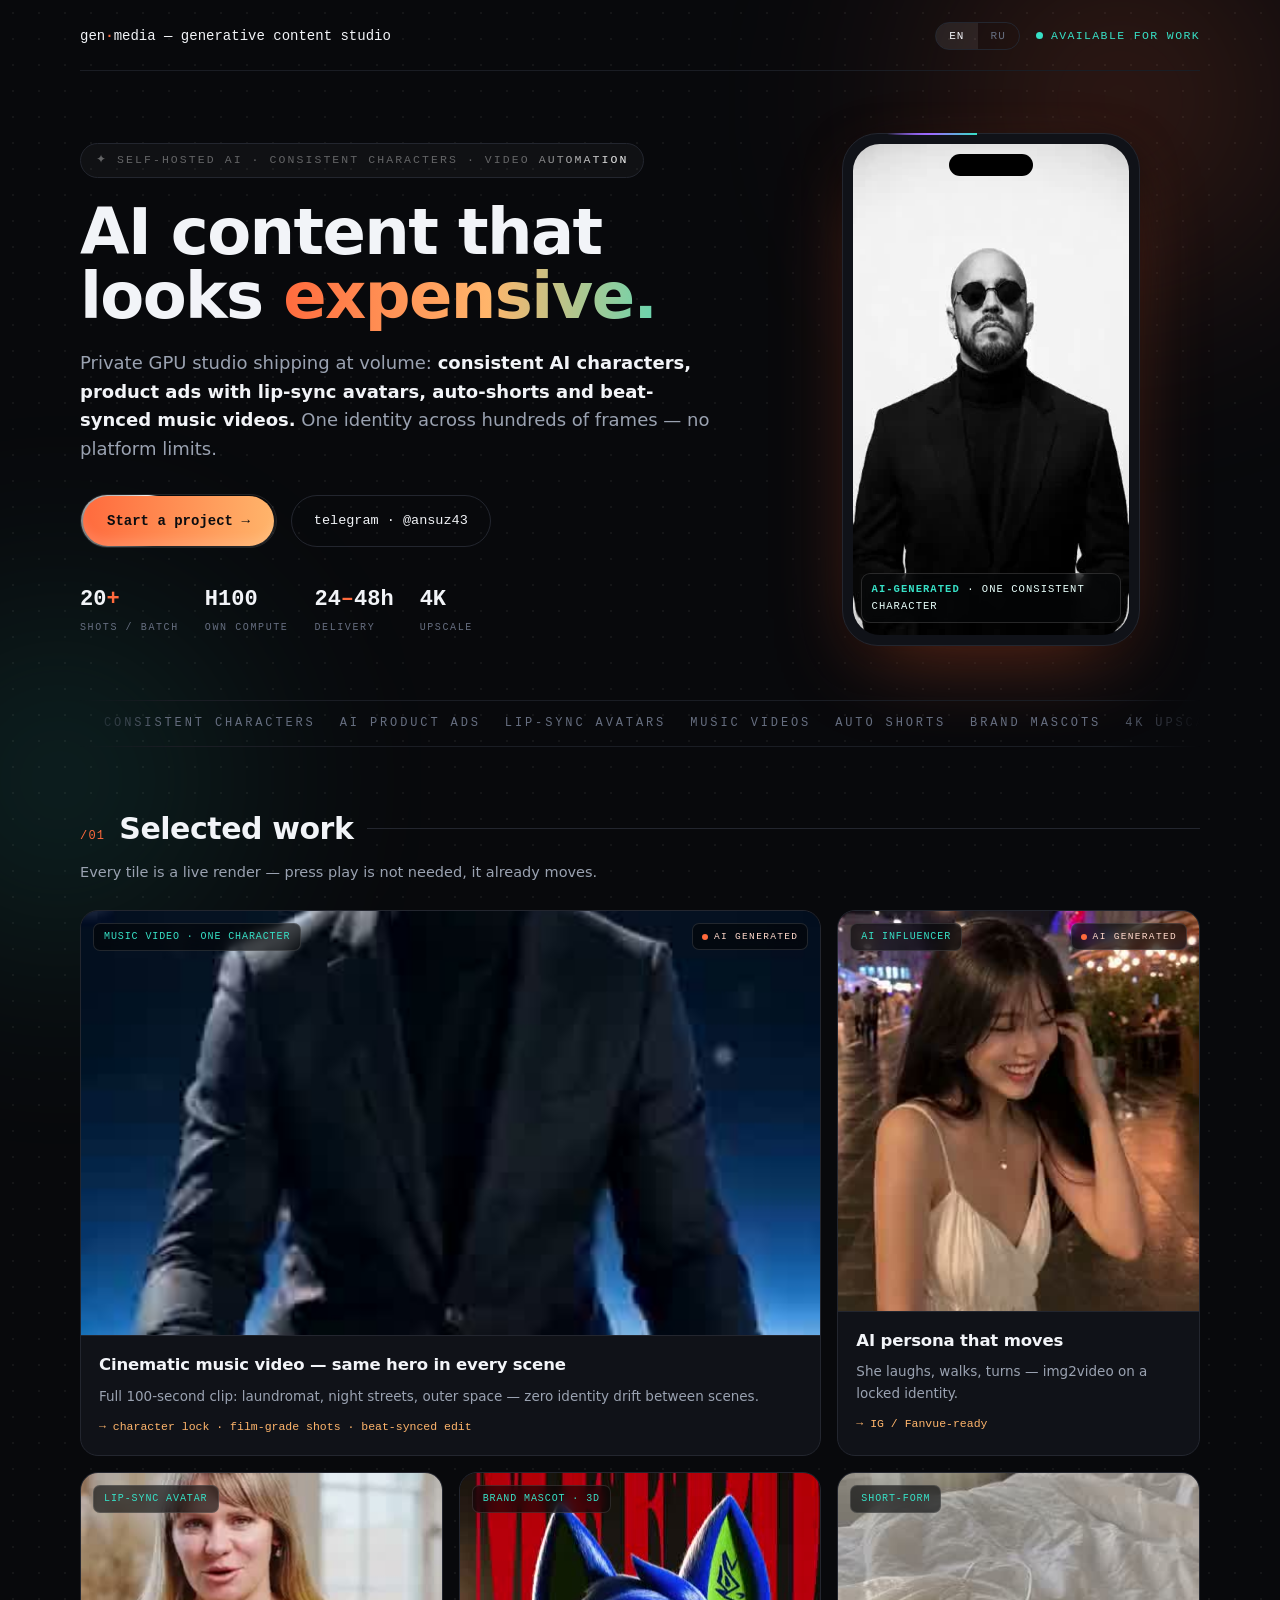
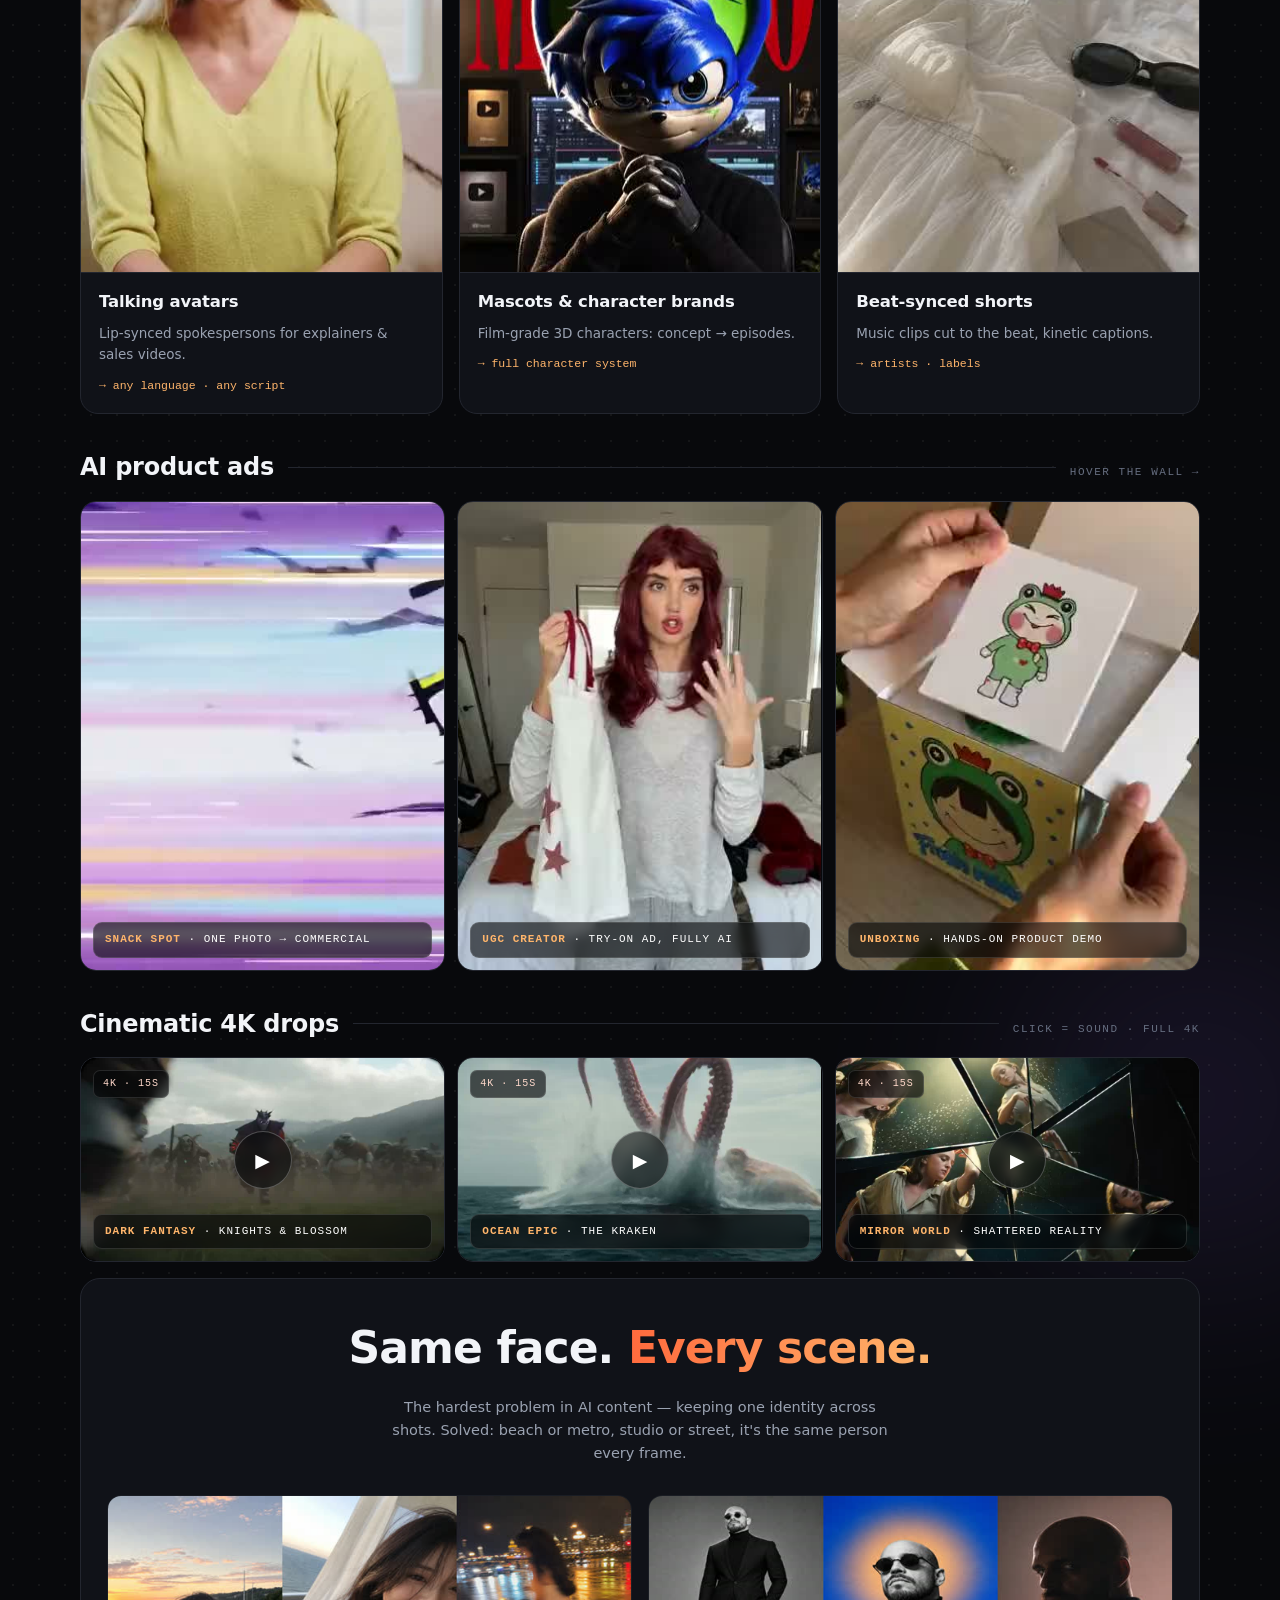
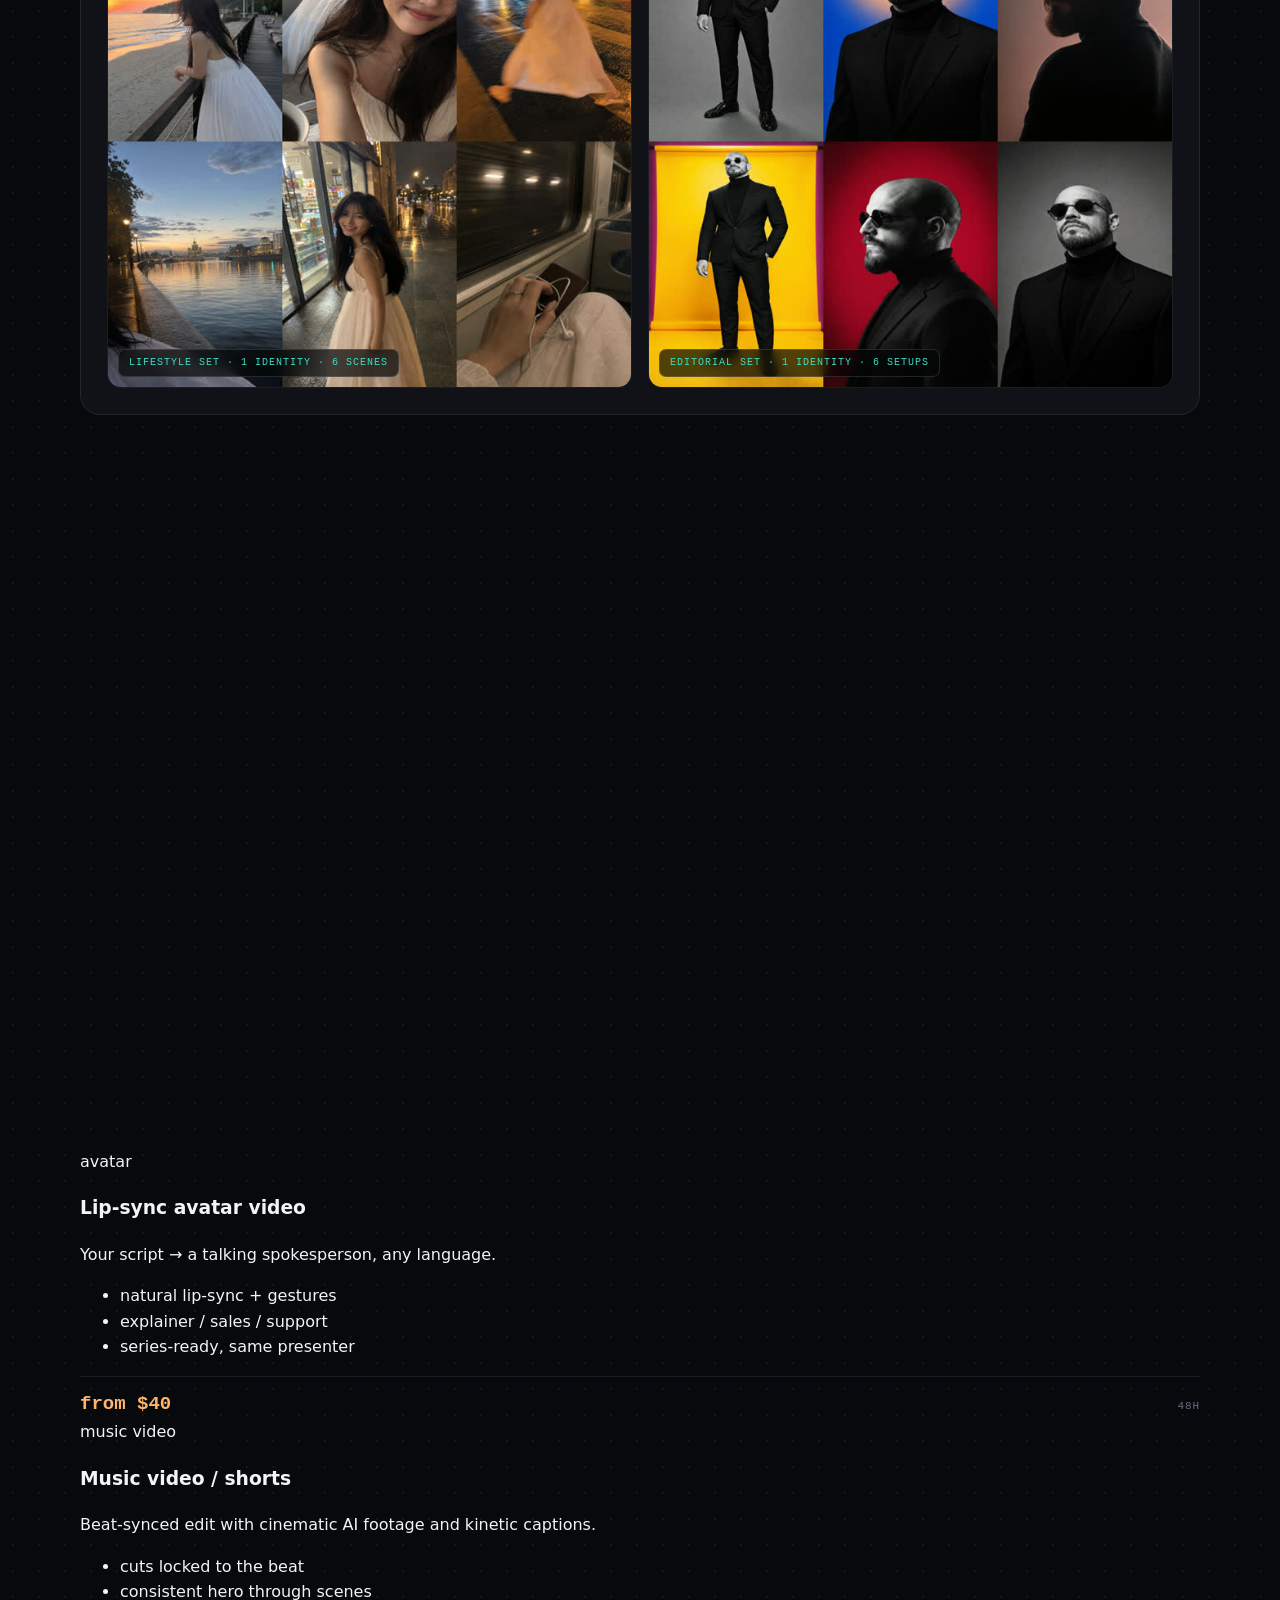
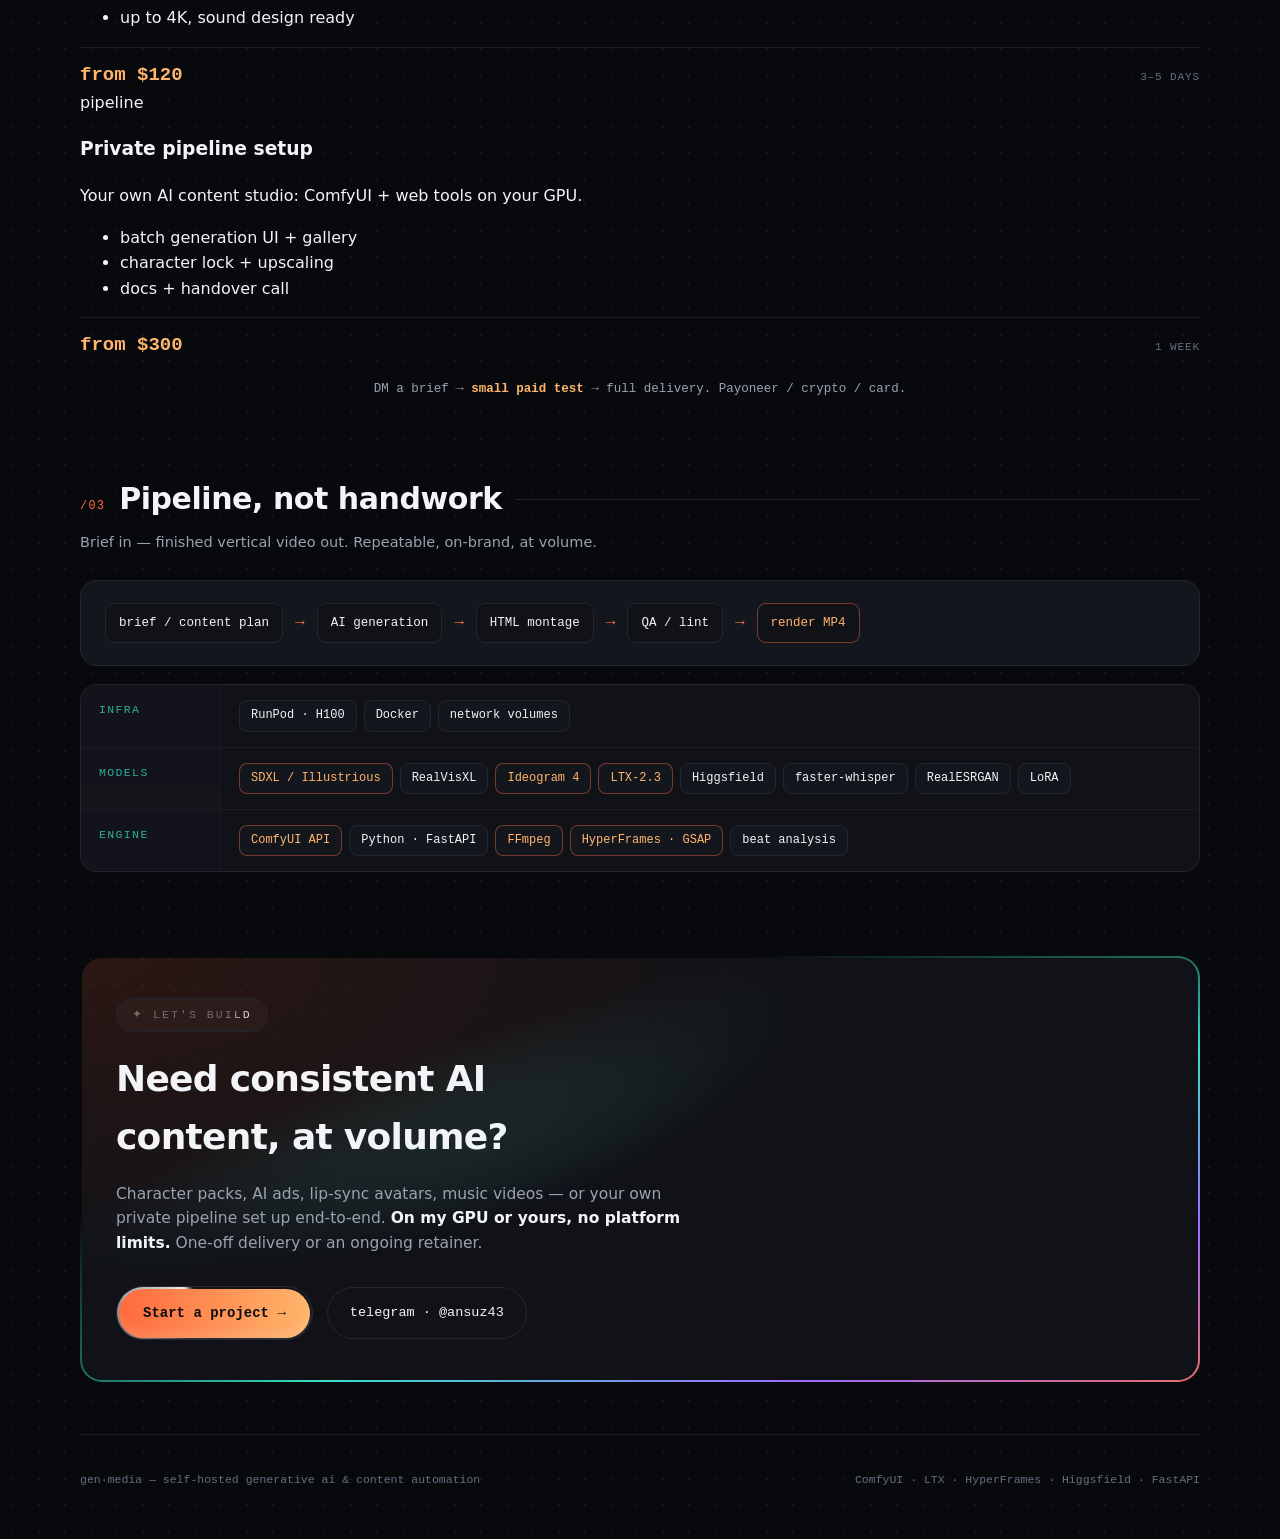
<file: public/portfolio.html>
<!doctype html>
<html lang="en">
<head>
<meta charset="utf-8">
<meta name="viewport" content="width=device-width,initial-scale=1">
<title>gen·media — AI content studio | consistent AI characters, ads, music videos</title>
<meta name="description" content="Private GPU studio: consistent AI characters, AI product ads with lip-sync avatars, cinematic 4K shots and beat-synced music videos.">
<meta property="og:title" content="gen·media — AI content that looks expensive">
<meta property="og:description" content="Consistent AI characters · AI product ads · lip-sync avatars · cinematic 4K · music videos. Live video portfolio.">
<meta property="og:type" content="website">
<style>html,body{margin:0;padding:0;background:#08090c}</style>
</head>
<body>
<style>
  :root{
    --ink:#08090c; --panel:#101218; --panel-2:#14161d; --line:#23262f; --line-soft:#1a1d24;
    --txt:#f2f4f8; --mut:#9aa2b1; --dim:#666e80;
    --warm:#ff6a3d; --warm2:#ffb56b; --cool:#37e0c6; --violet:#9c6bff;
    --mono:"SF Mono",ui-monospace,"JetBrains Mono","Cascadia Code",Menlo,Consolas,monospace;
    --sans:system-ui,-apple-system,"Segoe UI",Roboto,"Helvetica Neue",Arial,sans-serif;
    --maxw:1120px;
  }
  *{box-sizing:border-box}
  .pf{position:relative;background:var(--ink);color:var(--txt);font-family:var(--sans);line-height:1.6;-webkit-font-smoothing:antialiased;
    padding:0 20px;overflow:hidden;
    background-image:radial-gradient(rgba(255,255,255,.05) 1px,transparent 1px);background-size:26px 26px;}
  .aurora{position:absolute;pointer-events:none;filter:blur(110px);opacity:.5;border-radius:50%}
  .au1{width:560px;height:560px;background:radial-gradient(circle,rgba(255,106,61,.55),transparent 65%);top:-180px;right:-120px}
  .au2{width:520px;height:520px;background:radial-gradient(circle,rgba(55,224,198,.4),transparent 65%);top:520px;left:-200px}
  .au3{width:600px;height:600px;background:radial-gradient(circle,rgba(156,107,255,.35),transparent 65%);top:2400px;right:-220px}
  .wrap{position:relative;max-width:var(--maxw);margin:0 auto;z-index:1}
  .mono{font-family:var(--mono)}
  a{color:inherit}
  video{display:block;background:#000}
  .top{display:flex;align-items:center;justify-content:space-between;gap:16px;padding:22px 0 20px;border-bottom:1px solid var(--line-soft);flex-wrap:wrap}
  .brand{font-family:var(--mono);font-size:14px}
  .brand b{color:var(--warm);font-weight:600}
  .lang{display:flex;border:1px solid var(--line);border-radius:100px;overflow:hidden;margin-left:auto}
  .lang button{background:none;border:0;color:var(--dim);font-family:var(--mono);font-size:11px;letter-spacing:.1em;padding:7px 13px;cursor:pointer}
  .lang button.on{background:rgba(255,255,255,.08);color:var(--txt)}
  .avail{font-family:var(--mono);font-size:11.5px;letter-spacing:.12em;text-transform:uppercase;color:var(--cool);display:inline-flex;align-items:center;gap:8px}
  .dot{width:7px;height:7px;border-radius:50%;background:var(--cool);animation:pulse 2.4s infinite}
  @keyframes pulse{0%{box-shadow:0 0 0 0 rgba(55,224,198,.5)}70%{box-shadow:0 0 0 7px transparent}100%{box-shadow:0 0 0 0 transparent}}
  /* ── hero ── */
  .hero{display:grid;grid-template-columns:1.22fr .78fr;gap:46px;align-items:center;padding:62px 0 48px}
  @media(max-width:880px){.hero{grid-template-columns:1fr;gap:36px}}
  .pill{display:inline-flex;align-items:center;gap:9px;border:1px solid var(--line);border-radius:100px;padding:7px 15px;background:rgba(255,255,255,.03)}
  .shiny{font-family:var(--mono);font-size:11.5px;letter-spacing:.18em;text-transform:uppercase;color:rgba(255,255,255,.35);
    background:linear-gradient(120deg,transparent 40%,rgba(255,255,255,.85) 50%,transparent 60%);
    background-size:200% 100%;background-clip:text;-webkit-background-clip:text;background-repeat:no-repeat;
    animation:shiny 3.2s cubic-bezier(.6,.6,0,1) infinite}
  @keyframes shiny{0%{background-position:180% 0}100%{background-position:-80% 0}}
  .hero h1{font-size:clamp(36px,5.8vw,64px);line-height:1.01;letter-spacing:-.025em;font-weight:800;margin:22px 0 0;text-wrap:balance}
  .hero h1 .grad{background:linear-gradient(92deg,var(--warm) 0%,var(--warm2) 55%,var(--cool) 115%);
    -webkit-background-clip:text;background-clip:text;color:transparent}
  .lede{font-size:clamp(15.5px,2vw,18px);color:var(--mut);margin:20px 0 0;max-width:56ch}
  .lede b{color:var(--txt);font-weight:600}
  .cta{display:flex;gap:14px;margin-top:30px;flex-wrap:wrap;align-items:center}
  /* shimmer button (Magic UI) */
  .shim{--spread:90deg;--speed:3.2s;position:relative;z-index:0;display:inline-flex;align-items:center;gap:9px;overflow:hidden;
    border-radius:100px;border:1px solid rgba(255,255,255,.1);padding:15px 26px;color:#0b0c0f;cursor:pointer;text-decoration:none;
    font-family:var(--mono);font-size:14px;font-weight:700;background:transparent;transition:transform .25s}
  .shim:active{transform:translateY(1px)}
  .shim .spark{position:absolute;inset:0;z-index:-3;filter:blur(2px);overflow:visible}
  .shim .spark::before{content:"";position:absolute;inset:-100%;
    background:conic-gradient(from 225deg,transparent 0,#fff var(--spread),transparent var(--spread));
    animation:spin var(--speed) linear infinite}
  @keyframes spin{to{transform:rotate(360deg)}}
  .shim .bd{position:absolute;inset:1.5px;z-index:-2;border-radius:100px;background:linear-gradient(92deg,var(--warm),var(--warm2))}
  .shim .hl{position:absolute;inset:0;border-radius:100px;box-shadow:inset 0 -8px 10px rgba(255,255,255,.12);transition:box-shadow .3s}
  .shim:hover .hl{box-shadow:inset 0 -6px 10px rgba(255,255,255,.25)}
  .ghost{font-family:var(--mono);font-size:13.5px;text-decoration:none;padding:14px 22px;border-radius:100px;border:1px solid var(--line);transition:border-color .2s}
  .ghost:hover{border-color:var(--warm)}
  .stats{display:flex;gap:26px;margin-top:34px;flex-wrap:wrap}
  .st .n{font-family:var(--mono);font-size:22px;font-weight:700;color:var(--txt)}
  .st .n i{color:var(--warm);font-style:normal}
  .st .k{font-family:var(--mono);font-size:10px;letter-spacing:.16em;text-transform:uppercase;color:var(--dim);margin-top:2px}
  /* phone + border beam */
  .phwrap{position:relative;width:min(298px,76vw);margin:0 auto}
  .phone{position:relative;border-radius:36px;padding:10px;background:var(--panel);border:1px solid var(--line);
    box-shadow:0 30px 90px -26px rgba(255,106,61,.4),0 10px 34px rgba(0,0,0,.55)}
  .phone::before{content:"";position:absolute;top:20px;left:50%;transform:translateX(-50%);width:84px;height:22px;background:#000;border-radius:12px;z-index:3}
  .phone video{width:100%;aspect-ratio:9/16;object-fit:cover;border-radius:27px}
  .beam{pointer-events:none;position:absolute;inset:0;border-radius:36px;border:2px solid transparent;
    -webkit-mask:linear-gradient(transparent,transparent),linear-gradient(#000,#000);
    mask:linear-gradient(transparent,transparent),linear-gradient(#000,#000);
    -webkit-mask-clip:padding-box,border-box;mask-clip:padding-box,border-box;
    -webkit-mask-composite:source-in;mask-composite:intersect}
  .beam i{position:absolute;aspect-ratio:1;width:90px;
    background:linear-gradient(to left,var(--warm),var(--violet),transparent);
    offset-path:rect(0 auto auto 0 round 90px);animation:beam 7s linear infinite}
  .beam i.b2{background:linear-gradient(to left,var(--cool),var(--violet),transparent);animation-delay:-3.5s}
  @keyframes beam{to{offset-distance:100%}}
  .phcap{position:absolute;left:18px;right:18px;bottom:22px;z-index:3;font-family:var(--mono);font-size:10.5px;letter-spacing:.1em;
    text-transform:uppercase;color:#e8fffb;background:rgba(6,8,10,.55);border:1px solid rgba(255,255,255,.14);border-radius:9px;padding:7px 10px;backdrop-filter:blur(6px)}
  .phcap b{color:var(--cool);font-weight:600}
  /* marquee */
  .mq{border-top:1px solid var(--line-soft);border-bottom:1px solid var(--line-soft);overflow:hidden;padding:13px 0;margin-top:6px;
    -webkit-mask:linear-gradient(90deg,transparent,#000 8%,#000 92%,transparent);mask:linear-gradient(90deg,transparent,#000 8%,#000 92%,transparent)}
  .mq-in{display:flex;width:max-content;animation:mq 28s linear infinite}
  .mq:hover .mq-in{animation-play-state:paused}
  .mq span{font-family:var(--mono);font-size:12px;letter-spacing:.24em;text-transform:uppercase;color:var(--dim);padding:0 24px;white-space:nowrap}
  .mq span i{color:var(--warm);font-style:normal;padding-right:24px}
  @keyframes mq{to{transform:translateX(-50%)}}
  /* sections */
  .sec{padding:58px 0 6px}
  .sec-h{display:flex;align-items:baseline;gap:14px;margin:0 0 8px}
  .sec-h .n{font-family:var(--mono);font-size:12px;color:var(--warm);letter-spacing:.1em}
  .sec-h h2{font-size:clamp(22px,3.2vw,30px);font-weight:800;letter-spacing:-.015em;margin:0}
  .sec-h .rule{flex:1;height:1px;background:var(--line);align-self:center}
  .sec-sub{color:var(--mut);font-size:14.5px;margin:0 0 26px;max-width:64ch}
  /* bento */
  .bento{display:grid;grid-template-columns:repeat(3,1fr);gap:16px}
  @media(max-width:880px){.bento{grid-template-columns:repeat(2,1fr)}}
  @media(max-width:620px){.bento{grid-template-columns:1fr}}
  .bcard{position:relative;border:1px solid var(--line);border-radius:18px;overflow:hidden;background:var(--panel);
    display:flex;flex-direction:column;transition:transform .3s cubic-bezier(.2,.7,.2,1),border-color .3s,box-shadow .3s}
  .bcard:hover{transform:translateY(-4px);border-color:rgba(255,106,61,.5);box-shadow:0 26px 70px -28px rgba(255,106,61,.35)}
  .bcard.w2{grid-column:span 2}
  @media(max-width:620px){.bcard.w2{grid-column:span 1}}
  .bmedia{position:relative;overflow:hidden;border-bottom:1px solid var(--line)}
  .bmedia video,.bmedia img{width:100%;height:100%;object-fit:cover;transition:transform .6s ease}
  .bcard:hover .bmedia video,.bcard:hover .bmedia img{transform:scale(1.04)}
  .bcard .bmedia{aspect-ratio:9/10}
  .bcard.w2 .bmedia{aspect-ratio:16/9.2}
  .badge{position:absolute;top:12px;left:12px;z-index:2;font-family:var(--mono);font-size:10px;letter-spacing:.09em;text-transform:uppercase;
    background:rgba(4,5,7,.62);color:var(--cool);padding:5px 10px;border-radius:7px;border:1px solid rgba(255,255,255,.12);backdrop-filter:blur(6px)}
  .live{position:absolute;top:12px;right:12px;z-index:2;font-family:var(--mono);font-size:9.5px;letter-spacing:.14em;text-transform:uppercase;
    color:#ffd9cb;background:rgba(4,5,7,.62);border:1px solid rgba(255,255,255,.12);border-radius:7px;padding:5px 9px;display:inline-flex;align-items:center;gap:6px;backdrop-filter:blur(6px)}
  .live::before{content:"";width:6px;height:6px;border-radius:50%;background:var(--warm);animation:pulse 2s infinite}
  .bbody{padding:16px 18px 18px}
  .bbody h4{margin:0;font-size:16.5px;letter-spacing:-.01em;text-wrap:balance}
  .bbody p{margin:7px 0 0;color:var(--mut);font-size:13.5px}
  .bbody .res{margin-top:11px;font-family:var(--mono);font-size:11.5px;color:var(--warm2)}
  /* hover video wall (21st: dynamic frame layout) */
  .wallh{display:flex;align-items:baseline;gap:14px;margin:34px 0 14px}
  .wallh h3{font-size:clamp(19px,2.6vw,24px);font-weight:800;letter-spacing:-.01em;margin:0}
  .wallh .hint{font-family:var(--mono);font-size:11px;letter-spacing:.14em;text-transform:uppercase;color:var(--dim)}
  .wall{display:flex;gap:12px;height:min(58vw,470px)}
  .wcell{position:relative;flex:1;overflow:hidden;border-radius:16px;border:1px solid var(--line);cursor:pointer;
    transition:flex .55s cubic-bezier(.2,.7,.2,1),border-color .3s,box-shadow .3s}
  .wcell:hover{flex:2.6;border-color:rgba(255,106,61,.55);box-shadow:0 24px 60px -26px rgba(255,106,61,.4)}
  .wcell video{width:100%;height:100%;object-fit:cover}
  .wlab{position:absolute;left:12px;right:12px;bottom:12px;z-index:2;font-family:var(--mono);font-size:11px;letter-spacing:.09em;
    text-transform:uppercase;color:#fff;background:rgba(4,5,7,.6);border:1px solid rgba(255,255,255,.13);border-radius:9px;
    padding:8px 11px;backdrop-filter:blur(6px);white-space:nowrap;overflow:hidden;text-overflow:ellipsis}
  .wlab b{color:var(--warm2);font-weight:600}
  @media(max-width:640px){.wall{flex-direction:column;height:auto}.wcell{aspect-ratio:16/10}.wcell:hover{flex:1}}
  /* 4k drops + lightbox */
  .k4{display:grid;grid-template-columns:repeat(3,1fr);gap:12px}
  @media(max-width:700px){.k4{grid-template-columns:1fr}}
  .kcell{position:relative;aspect-ratio:16/9;overflow:hidden;border-radius:16px;border:1px solid var(--line);cursor:pointer;
    transition:transform .3s,border-color .3s,box-shadow .3s}
  .kcell:hover{transform:translateY(-3px);border-color:rgba(255,106,61,.55);box-shadow:0 24px 60px -26px rgba(255,106,61,.4)}
  .kcell video{width:100%;height:100%;object-fit:cover}
  .kplay{position:absolute;inset:0;display:flex;align-items:center;justify-content:center;z-index:2;pointer-events:none}
  .kplay span{width:58px;height:58px;border-radius:50%;display:flex;align-items:center;justify-content:center;
    background:rgba(6,8,10,.55);border:1px solid rgba(255,255,255,.25);backdrop-filter:blur(6px);color:#fff;font-size:19px;
    transition:transform .3s,background .3s}
  .kcell:hover .kplay span{transform:scale(1.12);background:rgba(255,106,61,.75)}
  .k4badge{position:absolute;top:12px;left:12px;z-index:2;font-family:var(--mono);font-size:10px;letter-spacing:.1em;text-transform:uppercase;
    color:#ffd9cb;background:rgba(4,5,7,.62);border:1px solid rgba(255,255,255,.12);border-radius:7px;padding:5px 9px;backdrop-filter:blur(6px)}
  .lbx{position:fixed;inset:0;background:rgba(2,3,4,.95);display:none;z-index:99;align-items:center;justify-content:center}
  .lbx.on{display:flex}
  .lbx video{max-width:94vw;max-height:88vh;border-radius:12px;background:#000}
  .lbx .x{position:absolute;top:16px;right:20px;width:44px;height:44px;border-radius:50%;background:rgba(255,255,255,.08);
    border:1px solid rgba(255,255,255,.2);color:#fff;font-size:18px;cursor:pointer}
  .cap .price{margin-top:14px;padding-top:12px;border-top:1px solid var(--line-soft);display:flex;justify-content:space-between;align-items:baseline}
  .cap .price b{font-family:var(--mono);font-size:19px;color:var(--warm2)}
  .cap .price span{font-family:var(--mono);font-size:11px;color:var(--dim);letter-spacing:.08em;text-transform:uppercase}
  .caps.five{grid-template-columns:repeat(3,1fr)}
  @media(max-width:820px){.caps.five{grid-template-columns:1fr}}
  .miniflow{margin-top:18px;font-family:var(--mono);font-size:12.5px;color:var(--mut);text-align:center}
  .miniflow b{color:var(--warm2)}
  /* proof */
  .proof{margin-top:16px;border:1px solid var(--line);border-radius:20px;background:var(--panel);overflow:hidden}
  .proof .head{padding:34px 28px 4px;text-align:center}
  .proof h3{font-size:clamp(26px,4.4vw,44px);letter-spacing:-.02em;margin:0;font-weight:800;text-wrap:balance}
  .proof h3 .grad{background:linear-gradient(92deg,var(--warm),var(--warm2));-webkit-background-clip:text;background-clip:text;color:transparent}
  .proof p{color:var(--mut);margin:12px auto 0;max-width:54ch;font-size:14.5px}
  .proof .grids{display:grid;grid-template-columns:1fr 1fr;gap:16px;padding:26px}
  @media(max-width:700px){.proof .grids{grid-template-columns:1fr}}
  .proof .g{border:1px solid var(--line-soft);border-radius:14px;overflow:hidden;position:relative}
  .proof .g img{width:100%;display:block;transition:transform .6s ease}
  .proof .g:hover img{transform:scale(1.03)}
  .proof .g .tag{position:absolute;bottom:10px;left:10px;font-family:var(--mono);font-size:10px;letter-spacing:.1em;text-transform:uppercase;
    background:rgba(4,5,7,.68);color:var(--cool);padding:5px 10px;border-radius:7px;border:1px solid rgba(255,255,255,.12);backdrop-filter:blur(6px)}
  /* flow & stack */
  .flow{border:1px solid var(--line);border-radius:16px;background:var(--panel-2);padding:22px 24px;display:flex;align-items:center;gap:12px;flex-wrap:wrap;margin-top:18px}
  .flow .step{font-family:var(--mono);font-size:12.5px;border:1px solid var(--line);border-radius:9px;padding:9px 13px;background:var(--panel)}
  .flow .arr{color:var(--warm);font-family:var(--mono)}
  .flow .step.out{color:var(--warm2);border-color:rgba(255,106,61,.45)}
  .spec{border:1px solid var(--line);border-radius:16px;overflow:hidden;background:var(--panel);margin-top:18px}
  .spec .row{display:grid;grid-template-columns:140px 1fr;border-top:1px solid var(--line-soft)}
  .spec .row:first-child{border-top:0}
  .spec .rk{font-family:var(--mono);font-size:11.5px;letter-spacing:.12em;text-transform:uppercase;color:var(--cool);opacity:.75;padding:16px 18px;border-right:1px solid var(--line-soft);background:var(--panel-2)}
  .spec .rvv{padding:15px 18px;display:flex;flex-wrap:wrap;gap:7px}
  .chip{font-family:var(--mono);font-size:12px;border:1px solid var(--line);border-radius:8px;padding:5px 11px;background:var(--panel-2)}
  .chip.hot{border-color:rgba(255,106,61,.42);color:var(--warm2)}
  @media(max-width:640px){.spec .row{grid-template-columns:1fr}.spec .rk{border-right:0;border-bottom:1px solid var(--line-soft)}}
  /* CTA + shine-border (Magic UI) */
  .offer{position:relative;border-radius:22px;padding:2px;margin-top:20px;
    background-image:radial-gradient(transparent,transparent,var(--warm),var(--violet),var(--cool),transparent,transparent);
    background-size:320% 320%;animation:shine 9s linear infinite}
  @keyframes shine{0%{background-position:0% 0%}50%{background-position:100% 100%}100%{background-position:0% 0%}}
  .offer .in{border-radius:20px;background:radial-gradient(130% 150% at 0% 0%,rgba(255,106,61,.14) 0%,var(--panel) 50%);padding:40px 34px}
  .offer h2{font-size:clamp(24px,3.6vw,36px);letter-spacing:-.02em;margin:0;text-wrap:balance;max-width:22ch;font-weight:800}
  .offer p{color:var(--mut);font-size:15.5px;margin:16px 0 0;max-width:60ch}
  .offer p b{color:var(--txt)}
  .foot{padding:36px 0 48px;margin-top:46px;border-top:1px solid var(--line-soft);display:flex;justify-content:space-between;gap:14px;flex-wrap:wrap;font-family:var(--mono);font-size:11.5px;color:var(--dim)}
  @media(max-width:820px){
    .aurora{display:none}

    .badge,.live,.wlab,.phcap,.k4badge,.kplay span{backdrop-filter:none;-webkit-backdrop-filter:none}
    .pf{background-image:none}
  }
  /* reveal */
  .rv{opacity:0;transform:translateY(26px);transition:opacity .8s cubic-bezier(.2,.7,.2,1),transform .8s cubic-bezier(.2,.7,.2,1)}
  .rv.in{opacity:1;transform:none}
  .rv.d1{transition-delay:.08s}.rv.d2{transition-delay:.16s}.rv.d3{transition-delay:.24s}
  @media(prefers-reduced-motion:reduce){.rv{opacity:1;transform:none;transition:none}
    .mq-in,.beam i,.shim .spark::before,.shiny,.offer{animation:none}.dot,.live::before{animation:none}}
</style>

<div class="pf">
<div class="aurora au1"></div><div class="aurora au2"></div><div class="aurora au3"></div>
<div class="wrap">

  <div class="top">
    <div class="brand mono">gen<b>·</b>media — generative content studio</div>
    <div class="lang"><button data-l="en" class="on">EN</button><button data-l="ru">RU</button></div>
    <div class="avail"><span class="dot"></span><span data-i="avail">available for work</span></div>
  </div>

  <header class="hero">
    <div>
      <div class="pill rv"><span class="shiny" data-i="pill1">✦ self-hosted ai · consistent characters · video automation</span></div>
      <h1 class="rv d1" data-i="h1">AI content that looks <span class="grad">expensive.</span></h1>
      <p class="lede rv d2" data-i="lede">Private GPU studio shipping at volume: <b>consistent AI characters, product ads with lip-sync avatars,
        auto-shorts and beat-synced music videos.</b> One identity across hundreds of frames — no platform limits.</p>
      <div class="cta rv d3">
        <a class="shim" href="#" onclick="return false"><span class="spark"></span><span class="bd"></span><span class="hl"></span><span data-i="btn1">Start a project →</span></a>
        <a class="ghost" href="https://t.me/ansuz43" target="_blank" rel="noopener">telegram · @ansuz43</a>
      </div>
      <div class="stats rv d3">
        <div class="st"><div class="n">20<i>+</i></div><div class="k" data-i="k1">shots / batch</div></div>
        <div class="st"><div class="n">H100</div><div class="k" data-i="k2">own compute</div></div>
        <div class="st"><div class="n">24<i>–</i>48h</div><div class="k" data-i="k3">delivery</div></div>
        <div class="st"><div class="n">4K</div><div class="k" data-i="k4">upscale</div></div>
      </div>
    </div>
    <div class="rv d2">
      <div class="phwrap">
        <div class="phone">
          <video autoplay muted loop playsinline data-vsrc="media/loops/hero.mp4" data-msrc="media/loops/m/hero.mp4" poster="media/loops/hero.jpg"></video>
          <div class="phcap" data-i="cap1"><b>AI-generated</b> · one consistent character</div>
        </div>
        <div class="beam"><i></i><i class="b2"></i></div>
      </div>
    </div>
  </header>

  <div class="mq"><div class="mq-in">
    <span data-i="mq">consistent characters<i></i>ai product ads<i></i>lip-sync avatars<i></i>music videos<i></i>auto shorts<i></i>brand mascots<i></i>4k upscale<i></i>batch delivery<i></i></span>
    <span data-i="mq">consistent characters<i></i>ai product ads<i></i>lip-sync avatars<i></i>music videos<i></i>auto shorts<i></i>brand mascots<i></i>4k upscale<i></i>batch delivery<i></i></span>
  </div></div>

  <section class="sec">
    <div class="sec-h rv"><span class="n mono">/01</span><h2 data-i="s1">Selected work</h2><span class="rule"></span></div>
    <p class="sec-sub rv" data-i="sub1">Every tile is a live render — press play is not needed, it already moves.</p>
    <div class="bento">
      <div class="bcard w2 rv">
        <div class="bmedia"><span class="badge">music video · one character</span><span class="live">ai generated</span>
          <video muted loop playsinline preload="none" data-vsrc="media/loops/laundry.mp4" data-msrc="media/loops/m/laundry.mp4" poster="media/loops/laundry.jpg"></video></div>
        <div class="bbody"><h4 data-i="c1h">Cinematic music video — same hero in every scene</h4>
          <p data-i="c1p">Full 100-second clip: laundromat, night streets, outer space — zero identity drift between scenes.</p>
          <div class="res" data-i="c1r">→ character lock · film-grade shots · beat-synced edit</div></div>
      </div>
      <div class="bcard rv d1">
        <div class="bmedia"><span class="badge">ai influencer</span><span class="live">ai generated</span>
          <video muted loop playsinline preload="none" data-vsrc="media/loops/girl.mp4" data-msrc="media/loops/m/girl.mp4" poster="media/loops/girl.jpg"></video></div>
        <div class="bbody"><h4 data-i="c2h">AI persona that moves</h4>
          <p data-i="c2p">She laughs, walks, turns — img2video on a locked identity.</p>
          <div class="res" data-i="c2r">→ IG / Fanvue-ready</div></div>
      </div>
      <div class="bcard rv">
        <div class="bmedia"><span class="badge">lip-sync avatar</span>
          <video muted loop playsinline preload="none" data-vsrc="media/loops/verena.mp4" data-msrc="media/loops/m/verena.mp4" poster="media/loops/verena.jpg"></video></div>
        <div class="bbody"><h4 data-i="c3h">Talking avatars</h4>
          <p data-i="c3p">Lip-synced spokespersons for explainers &amp; sales videos.</p>
          <div class="res" data-i="c3r">→ any language · any script</div></div>
      </div>
      <div class="bcard rv d1">
        <div class="bmedia"><span class="badge">brand mascot · 3d</span>
          <video muted loop playsinline preload="none" data-vsrc="media/loops/mascot.mp4" data-msrc="media/loops/m/mascot.mp4" poster="media/loops/mascot.jpg"></video></div>
        <div class="bbody"><h4 data-i="c4h">Mascots &amp; character brands</h4>
          <p data-i="c4p">Film-grade 3D characters: concept → episodes.</p>
          <div class="res" data-i="c4r">→ full character system</div></div>
      </div>
      <div class="bcard rv d2">
        <div class="bmedia"><span class="badge">short-form</span>
          <video muted loop playsinline preload="none" data-vsrc="media/loops/music.mp4" data-msrc="media/loops/m/music.mp4" poster="media/loops/music.jpg"></video></div>
        <div class="bbody"><h4 data-i="c5h">Beat-synced shorts</h4>
          <p data-i="c5p">Music clips cut to the beat, kinetic captions.</p>
          <div class="res" data-i="c5r">→ artists · labels</div></div>
      </div>
    </div>

    
    <div class="wallh rv"><h3 data-i="w0">AI product ads</h3><span class="rule" style="flex:1;height:1px;background:var(--line);align-self:center"></span><span class="hint" data-i="wh">hover the wall →</span></div>
    <div class="wall rv">
      <div class="wcell"><video muted loop playsinline preload="none" data-vsrc="media/loops/choco.mp4" data-msrc="media/loops/m/choco.mp4" poster="media/loops/choco.jpg"></video><div class="wlab" data-i="w1"><b>snack spot</b> · one photo → commercial</div></div>
      <div class="wcell"><video muted loop playsinline preload="none" data-vsrc="media/loops/ugc.mp4" data-msrc="media/loops/m/ugc.mp4" poster="media/loops/ugc.jpg"></video><div class="wlab" data-i="w2"><b>ugc creator</b> · try-on ad, fully AI</div></div>
      <div class="wcell"><video muted loop playsinline preload="none" data-vsrc="media/loops/frog.mp4" data-msrc="media/loops/m/frog.mp4" poster="media/loops/frog.jpg"></video><div class="wlab" data-i="w3"><b>unboxing</b> · hands-on product demo</div></div>
    </div>


    <div class="wallh rv"><h3 data-i="k0">Cinematic 4K drops</h3><span style="flex:1;height:1px;background:var(--line);align-self:center"></span><span class="hint" data-i="kh">click = sound · full 4K</span></div>
    <div class="k4 rv">
      <div class="kcell" data-full="media/k1.mp4"><span class="k4badge">4K · 15s</span><video muted loop playsinline preload="none" data-vsrc="media/loops/k1.mp4" data-msrc="media/loops/m/k1.mp4" poster="media/loops/k1.jpg"></video><div class="kplay"><span>▶</span></div><div class="wlab" data-i="kk1"><b>dark fantasy</b> · knights &amp; blossom</div></div>
      <div class="kcell" data-full="media/k2.mp4"><span class="k4badge">4K · 15s</span><video muted loop playsinline preload="none" data-vsrc="media/loops/k2.mp4" data-msrc="media/loops/m/k2.mp4" poster="media/loops/k2.jpg"></video><div class="kplay"><span>▶</span></div><div class="wlab" data-i="kk2"><b>ocean epic</b> · the kraken</div></div>
      <div class="kcell" data-full="media/k3.mp4"><span class="k4badge">4K · 15s</span><video muted loop playsinline preload="none" data-vsrc="media/loops/k3.mp4" data-msrc="media/loops/m/k3.mp4" poster="media/loops/k3.jpg"></video><div class="kplay"><span>▶</span></div><div class="wlab" data-i="kk3"><b>mirror world</b> · shattered reality</div></div>
    </div>

    <div class="proof rv">
      <div class="head">
        <h3 data-i="ph">Same face. <span class="grad">Every scene.</span></h3>
        <p data-i="pp">The hardest problem in AI content — keeping one identity across shots. Solved: beach or metro, studio or street, it's the same person every frame.</p>
      </div>
      <div class="grids">
        <div class="g"><img src="media/loops/grid_girl.jpg" alt="consistent AI influencer across six scenes"><span class="tag" data-i="t1">lifestyle set · 1 identity · 6 scenes</span></div>
        <div class="g"><img src="media/loops/grid_man.jpg" alt="consistent AI model across six studio setups"><span class="tag" data-i="t2">editorial set · 1 identity · 6 setups</span></div>
      </div>
    </div>
  </section>


  <section class="sec">
    <div class="sec-h rv"><span class="n mono">/02</span><h2 data-i="o1">What you can order</h2><span class="rule"></span></div>
    <p class="sec-sub rv" data-i="o2">Fixed scope, clear delivery. Prices are starting points — final quote after a short brief.</p>
    <div class="caps five">
      <div class="cap rv"><div class="tag" data-i="p1t">character pack</div>
        <h3 data-i="p1h">Consistent AI character pack</h3>
        <p data-i="p1p">One locked identity — 20+ shots across scenes, angles and moods.</p>
        <ul><li data-i="p1a">20+ shots, same face &amp; outfit</li><li data-i="p1b">any scenes / poses / emotions</li><li data-i="p1c">4K upscale, ready to post</li></ul>
        <div class="price"><b data-i="p1$">from $30</b><span data-i="p1d">24–48h</span></div></div>
      <div class="cap rv d1"><div class="tag" data-i="p2t">product ad</div>
        <h3 data-i="p2h">AI product commercial</h3>
        <p data-i="p2p">One product photo → a scroll-stopping vertical ad.</p>
        <ul><li data-i="p2a">10–15s, hook + captions + CTA</li><li data-i="p2b">UGC / unboxing / gloss styles</li><li data-i="p2c">9:16 · 1:1 · 16:9 exports</li></ul>
        <div class="price"><b data-i="p2$">from $50</b><span data-i="p2d">48h</span></div></div>
      <div class="cap rv d2"><div class="tag" data-i="p3t">avatar</div>
        <h3 data-i="p3h">Lip-sync avatar video</h3>
        <p data-i="p3p">Your script → a talking spokesperson, any language.</p>
        <ul><li data-i="p3a">natural lip-sync + gestures</li><li data-i="p3b">explainer / sales / support</li><li data-i="p3c">series-ready, same presenter</li></ul>
        <div class="price"><b data-i="p3$">from $40</b><span data-i="p3d">48h</span></div></div>
      <div class="cap rv"><div class="tag" data-i="p4t">music video</div>
        <h3 data-i="p4h">Music video / shorts</h3>
        <p data-i="p4p">Beat-synced edit with cinematic AI footage and kinetic captions.</p>
        <ul><li data-i="p4a">cuts locked to the beat</li><li data-i="p4b">consistent hero through scenes</li><li data-i="p4c">up to 4K, sound design ready</li></ul>
        <div class="price"><b data-i="p4$">from $120</b><span data-i="p4d">3–5 days</span></div></div>
      <div class="cap rv d1"><div class="tag" data-i="p5t">pipeline</div>
        <h3 data-i="p5h">Private pipeline setup</h3>
        <p data-i="p5p">Your own AI content studio: ComfyUI + web tools on your GPU.</p>
        <ul><li data-i="p5a">batch generation UI + gallery</li><li data-i="p5b">character lock + upscaling</li><li data-i="p5c">docs + handover call</li></ul>
        <div class="price"><b data-i="p5$">from $300</b><span data-i="p5d">1 week</span></div></div>
    </div>
    <p class="miniflow rv" data-i="mf">DM a brief → <b>small paid test</b> → full delivery. Payoneer / crypto / card.</p>
  </section>

  <section class="sec">
    <div class="sec-h rv"><span class="n mono">/03</span><h2 data-i="s2">Pipeline, not handwork</h2><span class="rule"></span></div>
    <p class="sec-sub rv" data-i="sub2">Brief in — finished vertical video out. Repeatable, on-brand, at volume.</p>
    <div class="flow rv d1">
      <span class="step" data-i="f1">brief / content plan</span><span class="arr">→</span>
      <span class="step" data-i="f2">AI generation</span><span class="arr">→</span>
      <span class="step" data-i="f3">HTML montage</span><span class="arr">→</span>
      <span class="step" data-i="f4">QA / lint</span><span class="arr">→</span>
      <span class="step out" data-i="f5">render MP4</span>
    </div>
    <div class="spec rv d2">
      <div class="row"><div class="rk">infra</div><div class="rvv"><span class="chip">RunPod · H100</span><span class="chip">Docker</span><span class="chip">network volumes</span></div></div>
      <div class="row"><div class="rk">models</div><div class="rvv"><span class="chip hot">SDXL / Illustrious</span><span class="chip">RealVisXL</span><span class="chip hot">Ideogram 4</span><span class="chip hot">LTX-2.3</span><span class="chip">Higgsfield</span><span class="chip">faster-whisper</span><span class="chip">RealESRGAN</span><span class="chip">LoRA</span></div></div>
      <div class="row"><div class="rk">engine</div><div class="rvv"><span class="chip hot">ComfyUI API</span><span class="chip">Python · FastAPI</span><span class="chip hot">FFmpeg</span><span class="chip hot">HyperFrames · GSAP</span><span class="chip">beat analysis</span></div></div>
    </div>
  </section>

  <section class="sec">
    <div class="offer rv"><div class="in">
      <div class="pill"><span class="shiny" data-i="pill2">✦ let's build</span></div>
      <h2 style="margin-top:18px" data-i="oh">Need consistent AI content, at volume?</h2>
      <p data-i="op">Character packs, AI ads, lip-sync avatars, music videos — or your own private pipeline set up end-to-end.
        <b>On my GPU or yours, no platform limits.</b> One-off delivery or an ongoing retainer.</p>
      <div class="cta">
        <a class="shim" href="#" onclick="return false"><span class="spark"></span><span class="bd"></span><span class="hl"></span><span data-i="btn1">Start a project →</span></a>
        <a class="ghost" href="https://t.me/ansuz43" target="_blank" rel="noopener">telegram · @ansuz43</a>
      </div>
    </div></div>
  </section>

  <div class="foot">
    <span>gen·media — self-hosted generative ai &amp; content automation</span>
    <span>ComfyUI · LTX · HyperFrames · Higgsfield · FastAPI</span>
  </div>

</div>
</div>

<div class="lbx" id="lbx"><button class="x" onclick="lbxClose()">✕</button><video id="lbxv" controls playsinline></video></div>
<script>
function lbxClose(){var b=document.getElementById("lbx"),v=document.getElementById("lbxv");b.classList.remove("on");v.pause();v.removeAttribute("src");v.load();}
(function(){
  var io=new IntersectionObserver(function(es){es.forEach(function(e){if(e.isIntersecting)e.target.classList.add('in');});},{threshold:.12});
  document.querySelectorAll('.rv').forEach(function(el){io.observe(el);});
  var isMob=window.matchMedia('(max-width:820px)').matches||/iPhone|iPad|Android/i.test(navigator.userAgent);
  var vids=[].slice.call(document.querySelectorAll('video[data-vsrc]'));
  function pfx(v){return isMob&&v.getAttribute('data-msrc')?v.getAttribute('data-msrc'):v.getAttribute('data-vsrc');}
  if(!isMob){
    vids.forEach(function(v){if(!v.src)v.src=pfx(v);});
    var hv=document.querySelector('.phone video');if(hv){var p0=hv.play();if(p0&&p0.catch)p0.catch(function(){});}
    var vio=new IntersectionObserver(function(es){es.forEach(function(e){var v=e.target;
      if(e.isIntersecting){var p=v.play();if(p&&p.catch)p.catch(function(){});}else{v.pause();}});},{threshold:.25});
    vids.forEach(function(v){if(!v.closest('.phone'))vio.observe(v);});
  }else{
    var pio=new IntersectionObserver(function(es){es.forEach(function(e){
      if(e.isIntersecting){var v=e.target;if(!v.src){v.src=pfx(v);v.load();}pio.unobserve(v);}
    });},{rootMargin:'160% 0px'});
    vids.forEach(function(v){pio.observe(v);});
    var tick=false;
    function pick(){
      tick=false;
      var mid=window.innerHeight/2,best=null,bd=1e9;
      vids.forEach(function(v){var r=v.getBoundingClientRect();
        if(r.bottom<40||r.top>window.innerHeight-40)return;
        var d=Math.abs((r.top+r.bottom)/2-mid);
        if(d<bd){bd=d;best=v;}});
      vids.forEach(function(v){
        if(v===best){if(!v.src){v.src=pfx(v);}if(v.paused){var p=v.play();if(p&&p.catch)p.catch(function(){});}}
        else if(!v.paused){v.pause();}
      });
    }
    function onS(){if(!tick){tick=true;requestAnimationFrame(pick);}}
    window.addEventListener('scroll',onS,{passive:true});
    window.addEventListener('resize',onS,{passive:true});
    vids.forEach(function(v){v.parentNode.addEventListener('click',function(){
      if(v.closest('.kcell'))return;
      if(v.paused){if(!v.src)v.src=pfx(v);var p=v.play();if(p&&p.catch)p.catch(function(){});}
    });});
    setTimeout(pick,300);
  }
  document.querySelectorAll('.kcell').forEach(function(c){
    c.addEventListener('click',function(){
      var b=document.getElementById('lbx'),v=document.getElementById('lbxv');
      v.src=c.getAttribute('data-full');b.classList.add('on');
      var p=v.play();if(p&&p.catch)p.catch(function(){});
      v.onerror=function(){lbxClose();window.open('https://octarine.website/portfolio.html','_blank');};
    });
  });
  document.addEventListener('keydown',function(e){if(e.key==='Escape')lbxClose();});
  document.getElementById('lbx').addEventListener('click',function(e){if(e.target.id==='lbx')lbxClose();});
})();
</script>

<script>
(function(){
  var RU={
    avail:"открыт к заказам",
    pill1:"✦ свой gpu · консистентные персонажи · автоматизация видео",
    h1:'AI-контент, который выглядит <span class="grad">дорого.</span>',
    lede:'Приватная GPU-студия. Контент пачками: <b>консистентные AI-персонажи, продукт-реклама, липсинк-аватары, авто-шортсы и клипы в бит.</b> Один образ в сотнях кадров — без лимитов платформ.',
    btn1:"Начать проект →",
    k1:"кадров / пак",k2:"своя gpu",k3:"срок сдачи",k4:"апскейл",
    mq:"консистентные персонажи<i></i>ai продукт-реклама<i></i>липсинк-аватары<i></i>музыкальные клипы<i></i>авто-шортсы<i></i>бренд-маскоты<i></i>апскейл 4k<i></i>пакетная сдача<i></i>",
    s1:"Работы",
    sub1:"Каждая плитка — живой рендер: жать ничего не надо, всё уже движется.",
    c1h:"Кино-клип — один герой во всех сценах",
    c1p:"Полный 100-секундный клип: прачечная, ночные улицы, космос — ноль расползания образа между сценами.",
    c1r:"→ фикс персонажа · кино-кадры · монтаж в бит",
    c2h:"AI-персона в движении",
    c2p:"Смеётся, идёт, оборачивается — img2video поверх зафиксированного образа.",
    c2r:"→ готово для IG / Fanvue",
    c3h:"Говорящие аватары",
    c3p:"Липсинк-спикеры для объяснялок и продающих видео.",
    c3r:"→ любой язык · любой сценарий",
    c4h:"Маскоты и персонажи брендов",
    c4p:"Кино-качество 3D: от концепта до эпизодов.",
    c4r:"→ персонаж под ключ",
    c5h:"Шортсы в бит",
    c5p:"Клипы, нарезанные под музыку, с кинетик-субтитрами.",
    c5r:"→ артисты · лейблы",
    w0:"AI продукт-реклама",
    wh:"наведи на стену →",
    w1:'<b>снек</b> · одно фото → реклама',
    w2:'<b>ugc-креатор</b> · примерка, полностью AI',
    w3:'<b>анбоксинг</b> · продукт в руках',
    ph:'Одно лицо. <span class="grad">Любая сцена.</span>',
    pp:"Самое сложное в AI-контенте — удержать один образ во всех кадрах. Решено: пляж или метро, студия или улица — в каждом кадре один и тот же человек.",
    t1:"лайфстайл · 1 образ · 6 сцен",
    t2:"студия · 1 образ · 6 сетапов",
    s2:"Пайплайн, а не ручками",
    sub2:"Бриф на входе — готовое вертикальное видео на выходе. Повторяемо, в стиле бренда, пачками.",
    f1:"бриф / контент-план",f2:"AI-генерация",f3:"HTML-монтаж",f4:"QA / линт",f5:"рендер MP4",
    pill2:"✦ поехали",
    oh:"Нужен консистентный AI-контент пачками?",
    op:'Паки персонажей, AI-реклама, липсинк-аватары, клипы — или ваш приватный пайплайн под ключ. <b>На моей GPU или вашей, без лимитов платформ.</b> Разовая сдача или ретейнер.',
    cap1:'<b>AI-генерация</b> · один персонаж',
    k0:"Кино-шоты в 4K",kh:"клик = звук · полный 4K",
    kk1:'<b>тёмное фэнтези</b> · рыцари и цветы',kk2:'<b>океан-эпик</b> · кракен',kk3:'<b>зеркальный мир</b> · осколки',
    o1:"Что можно заказать",
    o2:"Понятный объём, понятная сдача. Цены — стартовые, финальная оценка после короткого брифа.",
    p1t:"пак персонажа",p1h:"Пак консистентного AI-персонажа",p1p:"Один зафиксированный образ — 20+ кадров в разных сценах, ракурсах и настроениях.",
    p1a:"20+ кадров, одно лицо и образ",p1b:"любые сцены / позы / эмоции",p1c:"апскейл 4K, готово к посту",p1$:"от $30",p1d:"24–48ч",
    p2t:"продукт-реклама",p2h:"AI-реклама продукта",p2p:"Одно фото товара → цепляющий вертикальный ролик.",
    p2a:"10–15с, хук + субтитры + CTA",p2b:"UGC / анбоксинг / глянец",p2c:"экспорт 9:16 · 1:1 · 16:9",p2$:"от $50",p2d:"48ч",
    p3t:"аватар",p3h:"Липсинк-аватар",p3p:"Ваш сценарий → говорящий ведущий, любой язык.",
    p3a:"естественный липсинк и жесты",p3b:"объяснялки / продажи / поддержка",p3c:"серийность: тот же ведущий",p3$:"от $40",p3d:"48ч",
    p4t:"клип",p4h:"Музыкальный клип / шортсы",p4p:"Монтаж в бит с кино-футажом и кинетик-субтитрами.",
    p4a:"резы точно в бит",p4b:"один герой сквозь сцены",p4c:"до 4K, под звук",p4$:"от $120",p4d:"3–5 дней",
    p5t:"пайплайн",p5h:"Приватный пайплайн под ключ",p5p:"Своя AI-студия: ComfyUI + веб-тулы на вашей GPU.",
    p5a:"батч-генерация UI + галерея",p5b:"фикс персонажа + апскейл",p5c:"доки + созвон-передача",p5$:"от $300",p5d:"1 неделя",
    mf:'Бриф в TG → <b>небольшой платный тест</b> → полная сдача. Payoneer / крипта / карта.'
  };
  function setLang(l){
    document.querySelectorAll('[data-i]').forEach(function(el){
      if(el.__o===undefined)el.__o=el.innerHTML;
      var k=el.getAttribute('data-i');
      el.innerHTML=(l==='ru'&&RU[k])?RU[k]:el.__o;
    });
    document.querySelectorAll('.lang button').forEach(function(b){b.classList.toggle('on',b.getAttribute('data-l')===l);});
    try{localStorage.setItem('pf_lang',l);}catch(e){}
  }
  var saved='en';try{saved=localStorage.getItem('pf_lang')||'en';}catch(e){}
  setLang(saved);
  document.querySelectorAll('.lang button').forEach(function(b){b.onclick=function(){setLang(b.getAttribute('data-l'));};});
})();
</script>

</body>
</html>
</file>
